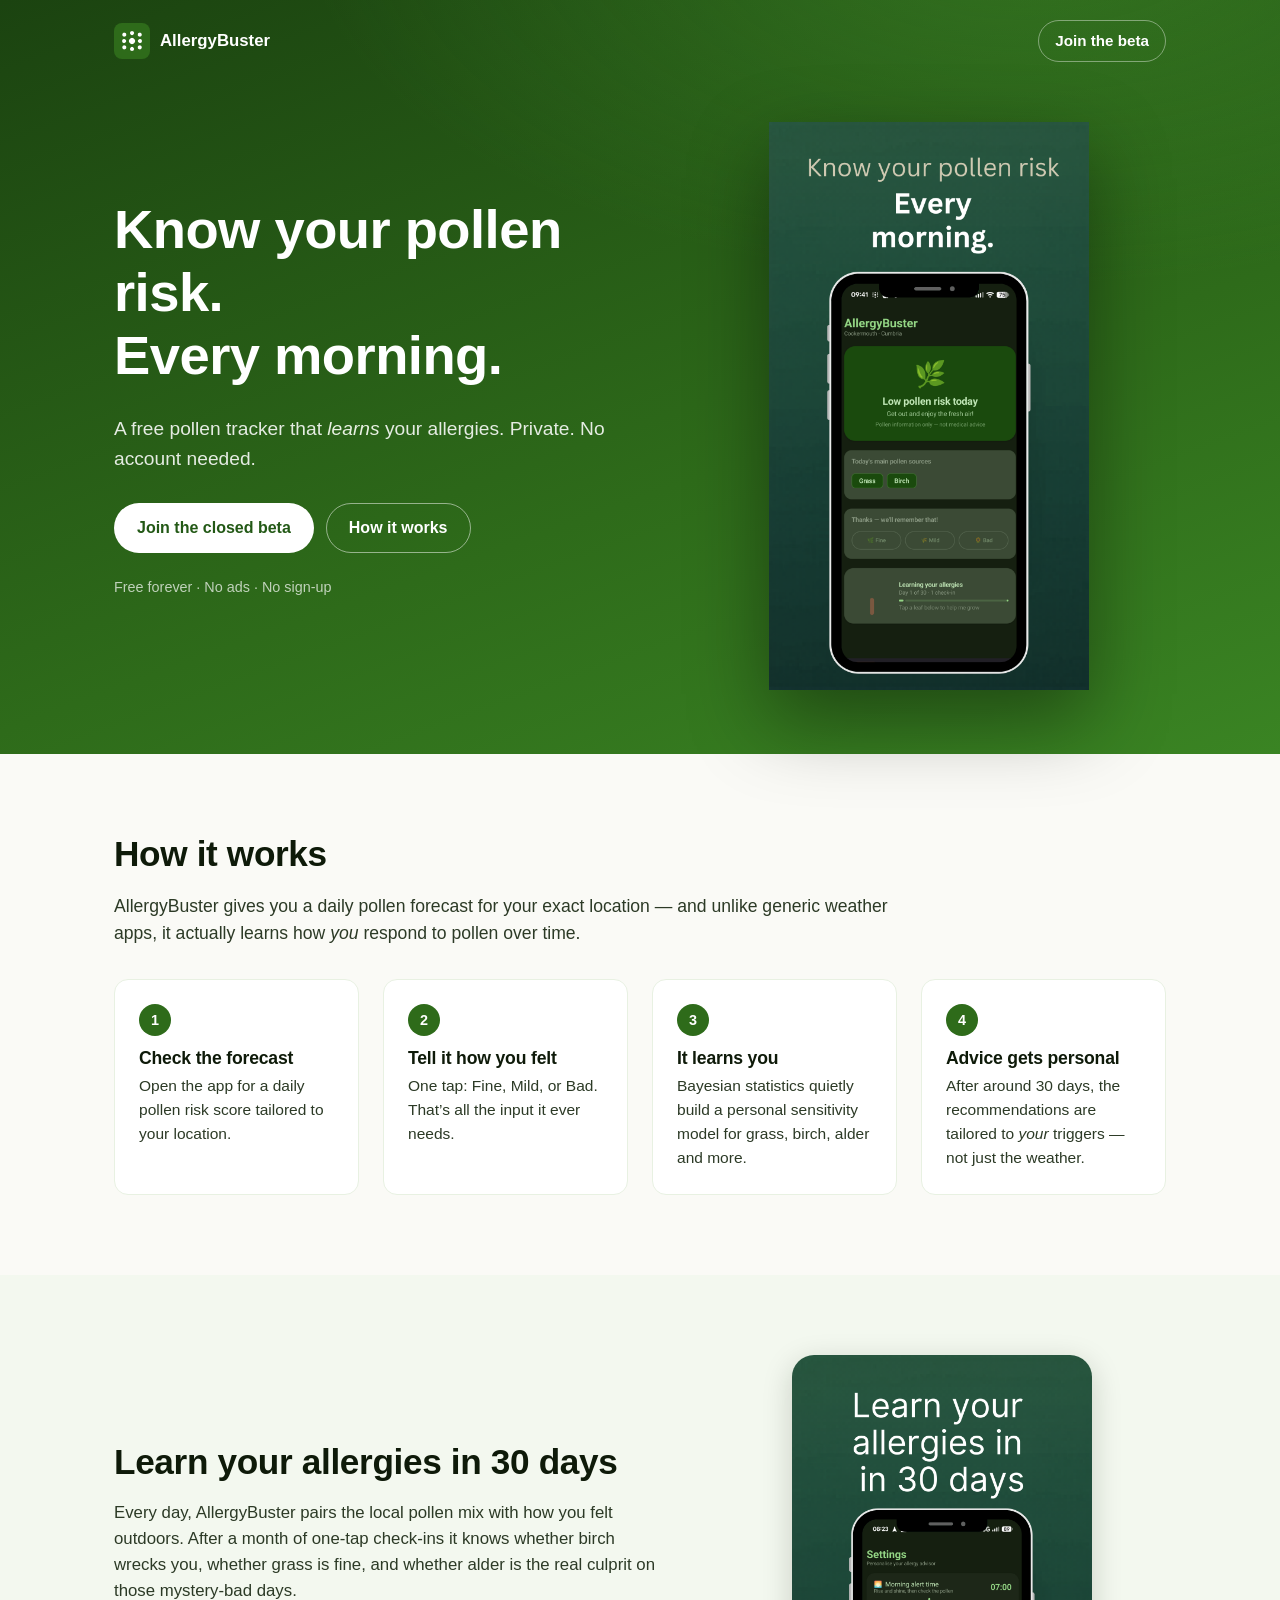
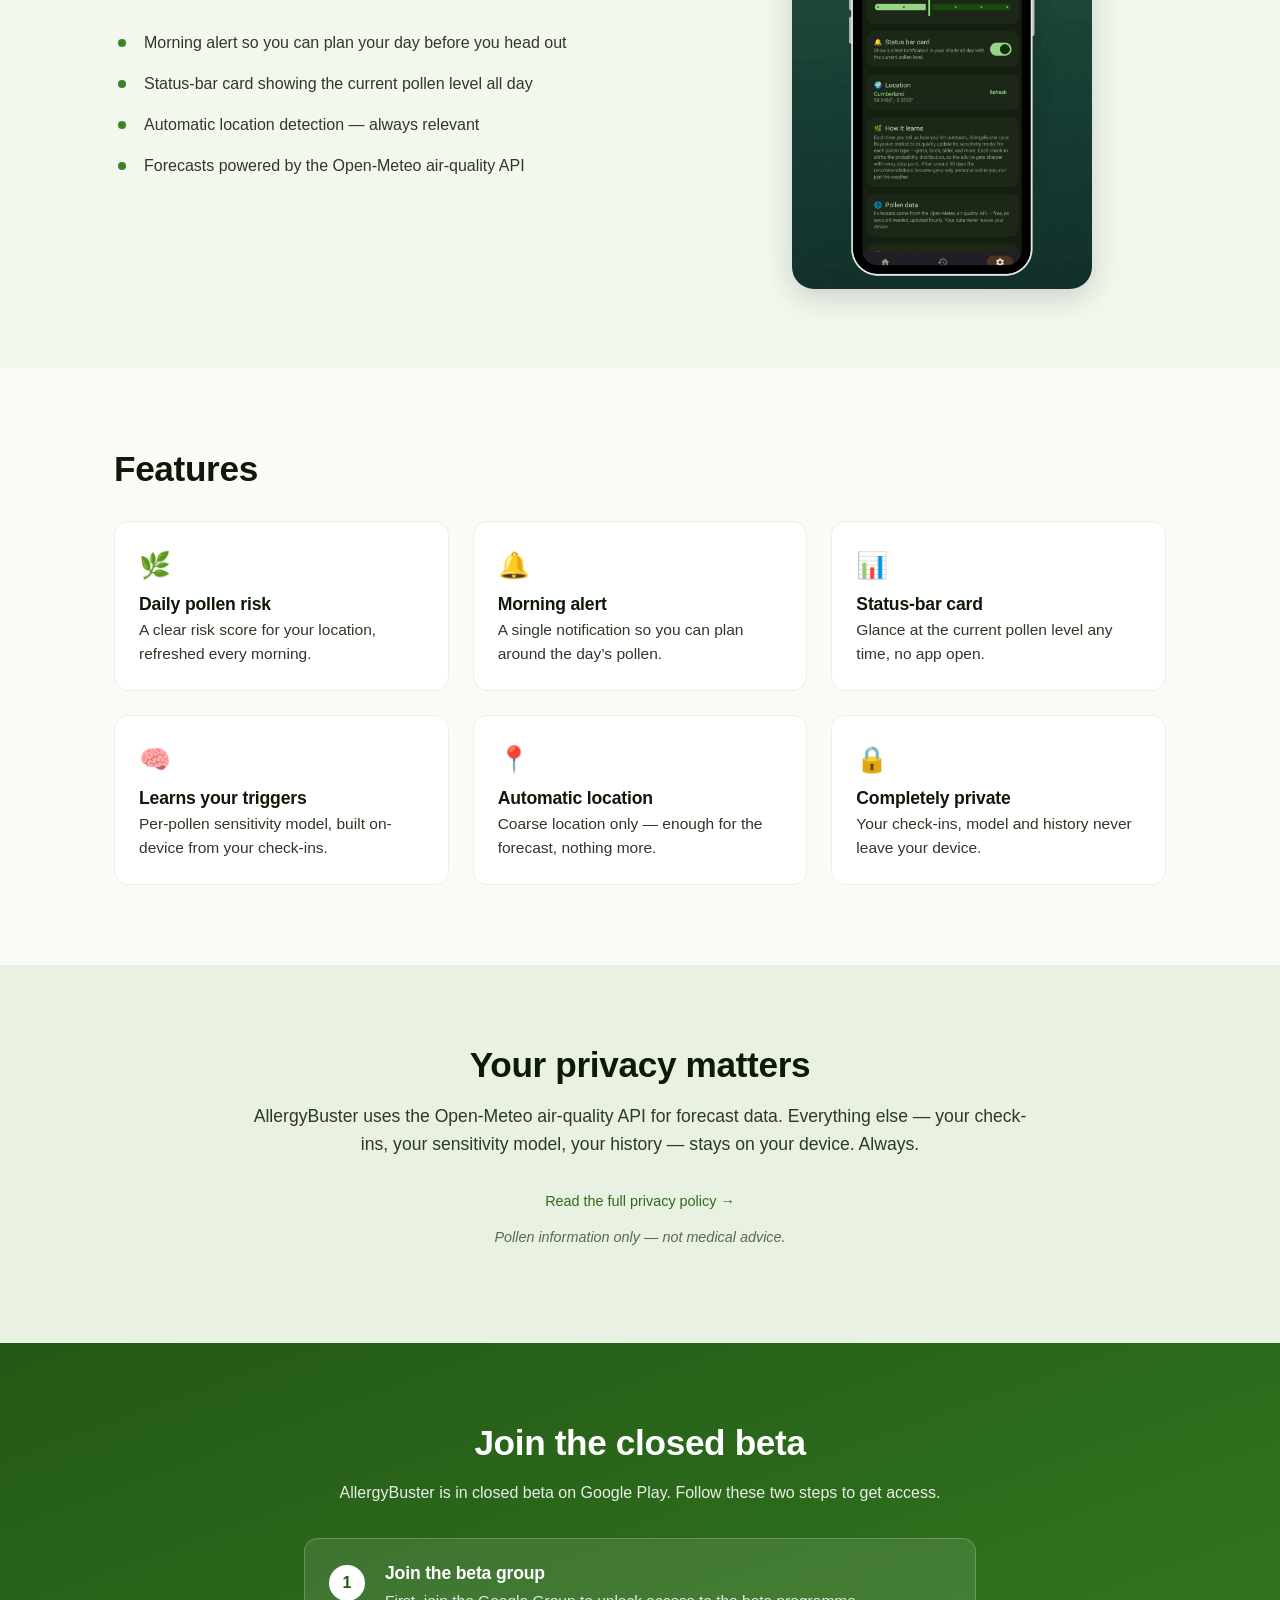
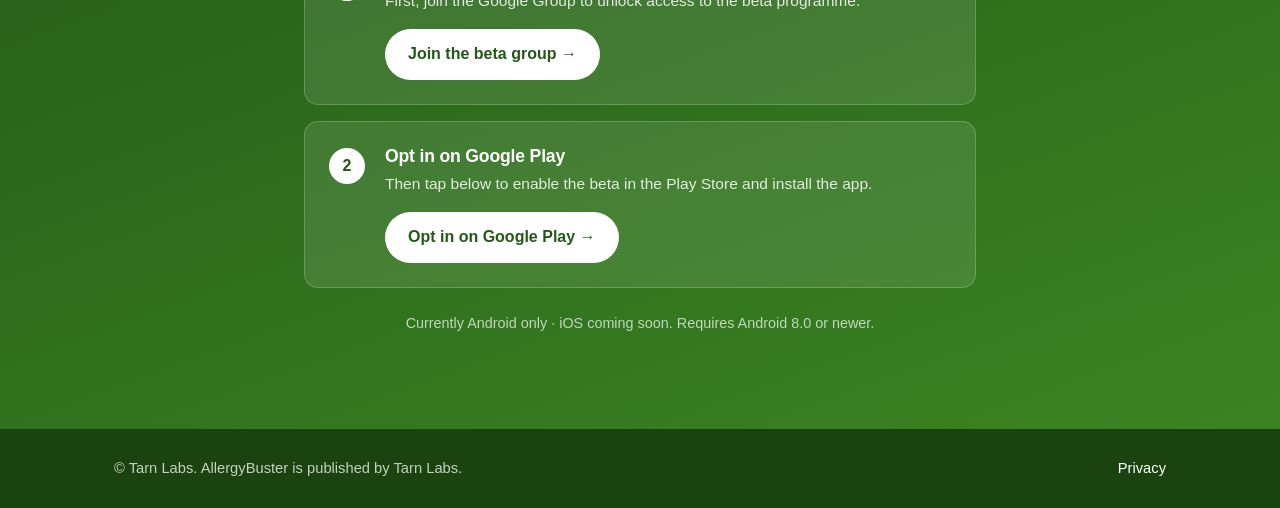
<file: docs/index.html>
<!doctype html>
<html lang="en">
<head>
  <meta charset="utf-8">
  <meta name="viewport" content="width=device-width, initial-scale=1">
  <title>AllergyBuster — A pollen tracker that learns your allergies</title>
  <meta name="description" content="Free pollen tracker that learns your allergies. Private. No account needed.">

  <meta property="og:title" content="AllergyBuster">
  <meta property="og:description" content="Free pollen tracker that learns your allergies. Private. No account needed.">
  <meta property="og:image" content="images/feature_graphic.png">
  <meta property="og:type" content="website">
  <meta name="twitter:card" content="summary_large_image">

  <link rel="icon" type="image/png" href="images/icon.png">
  <link rel="apple-touch-icon" href="images/icon.png">
  <link rel="stylesheet" href="style.css">
</head>
<body>

<header class="hero">
  <nav class="nav">
    <a class="brand" href="#top">
      <img src="images/icon.png" alt="" width="36" height="36">
      <span>AllergyBuster</span>
    </a>
    <a class="nav-cta" href="#beta">Join the beta</a>
  </nav>

  <div class="hero-inner" id="top">
    <div class="hero-copy">
      <h1>Know your pollen risk.<br>Every morning.</h1>
      <p class="lede">
        A free pollen tracker that <em>learns</em> your allergies.
        Private. No account needed.
      </p>
      <div class="hero-cta">
        <a class="btn btn-primary" href="#beta">Join the closed beta</a>
        <a class="btn btn-ghost" href="#how">How it works</a>
      </div>
      <p class="hero-meta">Free forever &middot; No ads &middot; No sign-up</p>
    </div>

    <div class="hero-art">
      <img src="images/screenshot-forecast.png"
           alt="AllergyBuster home screen showing today's pollen risk"
           loading="eager">
    </div>
  </div>
</header>

<main>

  <section class="section" id="how">
    <div class="container">
      <h2>How it works</h2>
      <p class="section-lede">
        AllergyBuster gives you a daily pollen forecast for your exact location &mdash;
        and unlike generic weather apps, it actually learns how <em>you</em> respond to pollen over time.
      </p>

      <ol class="steps">
        <li>
          <span class="step-num">1</span>
          <h3>Check the forecast</h3>
          <p>Open the app for a daily pollen risk score tailored to your location.</p>
        </li>
        <li>
          <span class="step-num">2</span>
          <h3>Tell it how you felt</h3>
          <p>One tap: Fine, Mild, or Bad. That&rsquo;s all the input it ever needs.</p>
        </li>
        <li>
          <span class="step-num">3</span>
          <h3>It learns you</h3>
          <p>Bayesian statistics quietly build a personal sensitivity model for grass, birch, alder and more.</p>
        </li>
        <li>
          <span class="step-num">4</span>
          <h3>Advice gets personal</h3>
          <p>After around 30 days, the recommendations are tailored to <em>your</em> triggers &mdash; not just the weather.</p>
        </li>
      </ol>
    </div>
  </section>

  <section class="section section-alt">
    <div class="container two-col">
      <div class="two-col-copy">
        <h2>Learn your allergies in 30 days</h2>
        <p>
          Every day, AllergyBuster pairs the local pollen mix with how you felt outdoors.
          After a month of one-tap check-ins it knows whether birch wrecks you, whether grass
          is fine, and whether alder is the real culprit on those mystery-bad days.
        </p>
        <ul class="feature-list">
          <li>Morning alert so you can plan your day before you head out</li>
          <li>Status-bar card showing the current pollen level all day</li>
          <li>Automatic location detection &mdash; always relevant</li>
          <li>Forecasts powered by the Open-Meteo air-quality API</li>
        </ul>
      </div>
      <div class="two-col-art">
        <img src="images/screenshot-settings.png"
             alt="AllergyBuster settings screen with morning alert, status-bar card and location"
             loading="lazy">
      </div>
    </div>
  </section>

  <section class="section" id="features">
    <div class="container">
      <h2>Features</h2>
      <div class="features">
        <div class="feature">
          <div class="feature-icon" aria-hidden="true">&#127807;</div>
          <h3>Daily pollen risk</h3>
          <p>A clear risk score for your location, refreshed every morning.</p>
        </div>
        <div class="feature">
          <div class="feature-icon" aria-hidden="true">&#128276;</div>
          <h3>Morning alert</h3>
          <p>A single notification so you can plan around the day&rsquo;s pollen.</p>
        </div>
        <div class="feature">
          <div class="feature-icon" aria-hidden="true">&#128202;</div>
          <h3>Status-bar card</h3>
          <p>Glance at the current pollen level any time, no app open.</p>
        </div>
        <div class="feature">
          <div class="feature-icon" aria-hidden="true">&#129504;</div>
          <h3>Learns your triggers</h3>
          <p>Per-pollen sensitivity model, built on-device from your check-ins.</p>
        </div>
        <div class="feature">
          <div class="feature-icon" aria-hidden="true">&#128205;</div>
          <h3>Automatic location</h3>
          <p>Coarse location only &mdash; enough for the forecast, nothing more.</p>
        </div>
        <div class="feature">
          <div class="feature-icon" aria-hidden="true">&#128274;</div>
          <h3>Completely private</h3>
          <p>Your check-ins, model and history never leave your device.</p>
        </div>
      </div>
    </div>
  </section>

  <section class="section section-privacy">
    <div class="container">
      <h2>Your privacy matters</h2>
      <p class="section-lede">
        AllergyBuster uses the Open-Meteo air-quality API for forecast data.
        Everything else &mdash; your check-ins, your sensitivity model, your history &mdash;
        stays on your device. Always.
      </p>
      <p class="fineprint">
        <a href="PRIVACY.html">Read the full privacy policy &rarr;</a>
      </p>
      <p class="fineprint disclaimer">
        Pollen information only &mdash; not medical advice.
      </p>
    </div>
  </section>

  <section class="section section-cta" id="beta">
    <div class="container container-narrow">
      <h2>Join the closed beta</h2>
      <p>
        AllergyBuster is in closed beta on Google Play. Follow these two steps to get access.
      </p>
      <ol class="beta-steps">
        <li class="beta-step">
          <span class="beta-step-num">1</span>
          <div class="beta-step-body">
            <h3>Join the beta group</h3>
            <p>First, join the Google Group to unlock access to the beta programme.</p>
            <a class="btn btn-primary"
               href="https://groups.google.com/u/0/g/allergybusterbeta"
               rel="noopener">
              Join the beta group &rarr;
            </a>
          </div>
        </li>
        <li class="beta-step">
          <span class="beta-step-num">2</span>
          <div class="beta-step-body">
            <h3>Opt in on Google Play</h3>
            <p>Then tap below to enable the beta in the Play Store and install the app.</p>
            <a class="btn btn-primary"
               href="https://play.google.com/apps/testing/com.tarnlabs.allergybuster"
               rel="noopener">
              Opt in on Google Play &rarr;
            </a>
          </div>
        </li>
      </ol>
      <p class="fineprint">
        Currently Android only &middot; iOS coming soon. Requires Android 8.0 or newer.
      </p>
    </div>
  </section>

</main>

<footer class="footer">
  <div class="container footer-inner">
    <p>&copy; Tarn Labs. AllergyBuster is published by Tarn Labs.</p>
    <ul class="footer-links">
      <li><a href="PRIVACY.html">Privacy</a></li>
    </ul>
  </div>
</footer>

</body>
</html>
</file>
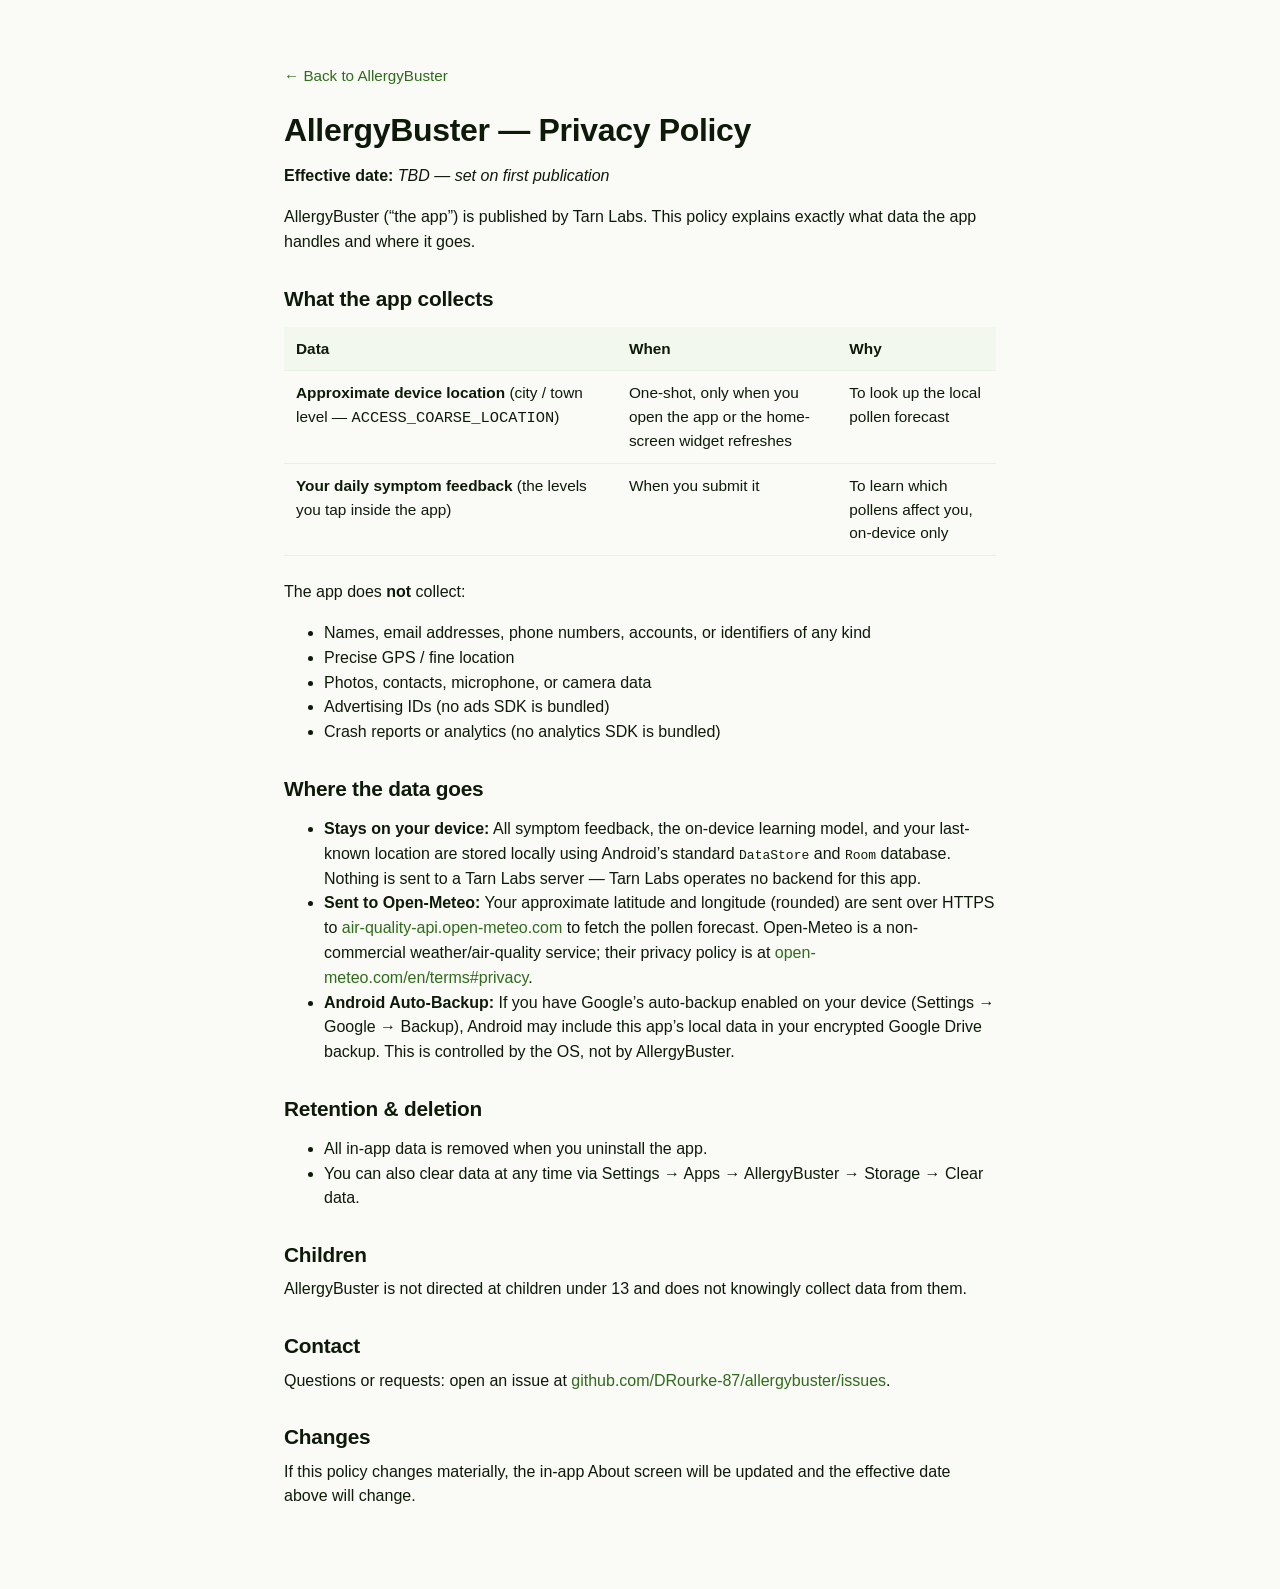
<file: docs/PRIVACY.html>
<!doctype html>
<html lang="en">
<head>
  <meta charset="utf-8">
  <meta name="viewport" content="width=device-width, initial-scale=1">
  <title>Privacy Policy &mdash; AllergyBuster</title>
  <meta name="description" content="What AllergyBuster collects, where it goes, and how to delete it.">
  <link rel="icon" type="image/png" href="images/icon.png">
  <link rel="stylesheet" href="style.css">
</head>
<body>

<article class="doc">
  <a class="doc-back" href="./">&larr; Back to AllergyBuster</a>

  <h1>AllergyBuster &mdash; Privacy Policy</h1>
  <p><strong>Effective date:</strong> <em>TBD &mdash; set on first publication</em></p>

  <p>
    AllergyBuster (&ldquo;the app&rdquo;) is published by Tarn Labs. This policy explains
    exactly what data the app handles and where it goes.
  </p>

  <h2>What the app collects</h2>
  <table>
    <thead>
      <tr><th>Data</th><th>When</th><th>Why</th></tr>
    </thead>
    <tbody>
      <tr>
        <td><strong>Approximate device location</strong> (city / town level &mdash; <code>ACCESS_COARSE_LOCATION</code>)</td>
        <td>One-shot, only when you open the app or the home-screen widget refreshes</td>
        <td>To look up the local pollen forecast</td>
      </tr>
      <tr>
        <td><strong>Your daily symptom feedback</strong> (the levels you tap inside the app)</td>
        <td>When you submit it</td>
        <td>To learn which pollens affect you, on-device only</td>
      </tr>
    </tbody>
  </table>

  <p>The app does <strong>not</strong> collect:</p>
  <ul>
    <li>Names, email addresses, phone numbers, accounts, or identifiers of any kind</li>
    <li>Precise GPS / fine location</li>
    <li>Photos, contacts, microphone, or camera data</li>
    <li>Advertising IDs (no ads SDK is bundled)</li>
    <li>Crash reports or analytics (no analytics SDK is bundled)</li>
  </ul>

  <h2>Where the data goes</h2>
  <ul>
    <li>
      <strong>Stays on your device:</strong> All symptom feedback, the on-device learning
      model, and your last-known location are stored locally using Android&rsquo;s standard
      <code>DataStore</code> and <code>Room</code> database. Nothing is sent to a Tarn Labs
      server &mdash; Tarn Labs operates no backend for this app.
    </li>
    <li>
      <strong>Sent to Open-Meteo:</strong> Your approximate latitude and longitude (rounded)
      are sent over HTTPS to
      <a href="https://air-quality-api.open-meteo.com/" rel="noopener">air-quality-api.open-meteo.com</a>
      to fetch the pollen forecast. Open-Meteo is a non-commercial weather/air-quality
      service; their privacy policy is at
      <a href="https://open-meteo.com/en/terms#privacy" rel="noopener">open-meteo.com/en/terms#privacy</a>.
    </li>
    <li>
      <strong>Android Auto-Backup:</strong> If you have Google&rsquo;s auto-backup enabled on
      your device (Settings &rarr; Google &rarr; Backup), Android may include this app&rsquo;s
      local data in your encrypted Google Drive backup. This is controlled by the OS,
      not by AllergyBuster.
    </li>
  </ul>

  <h2>Retention &amp; deletion</h2>
  <ul>
    <li>All in-app data is removed when you uninstall the app.</li>
    <li>You can also clear data at any time via Settings &rarr; Apps &rarr; AllergyBuster &rarr; Storage &rarr; Clear data.</li>
  </ul>

  <h2>Children</h2>
  <p>
    AllergyBuster is not directed at children under 13 and does not knowingly collect
    data from them.
  </p>

  <h2>Contact</h2>
  <p>
    Questions or requests: open an issue at
    <a href="https://github.com/DRourke-87/allergybuster/issues" rel="noopener">github.com/DRourke-87/allergybuster/issues</a>.
  </p>

  <h2>Changes</h2>
  <p>
    If this policy changes materially, the in-app About screen will be updated and
    the effective date above will change.
  </p>
</article>

</body>
</html>
</file>
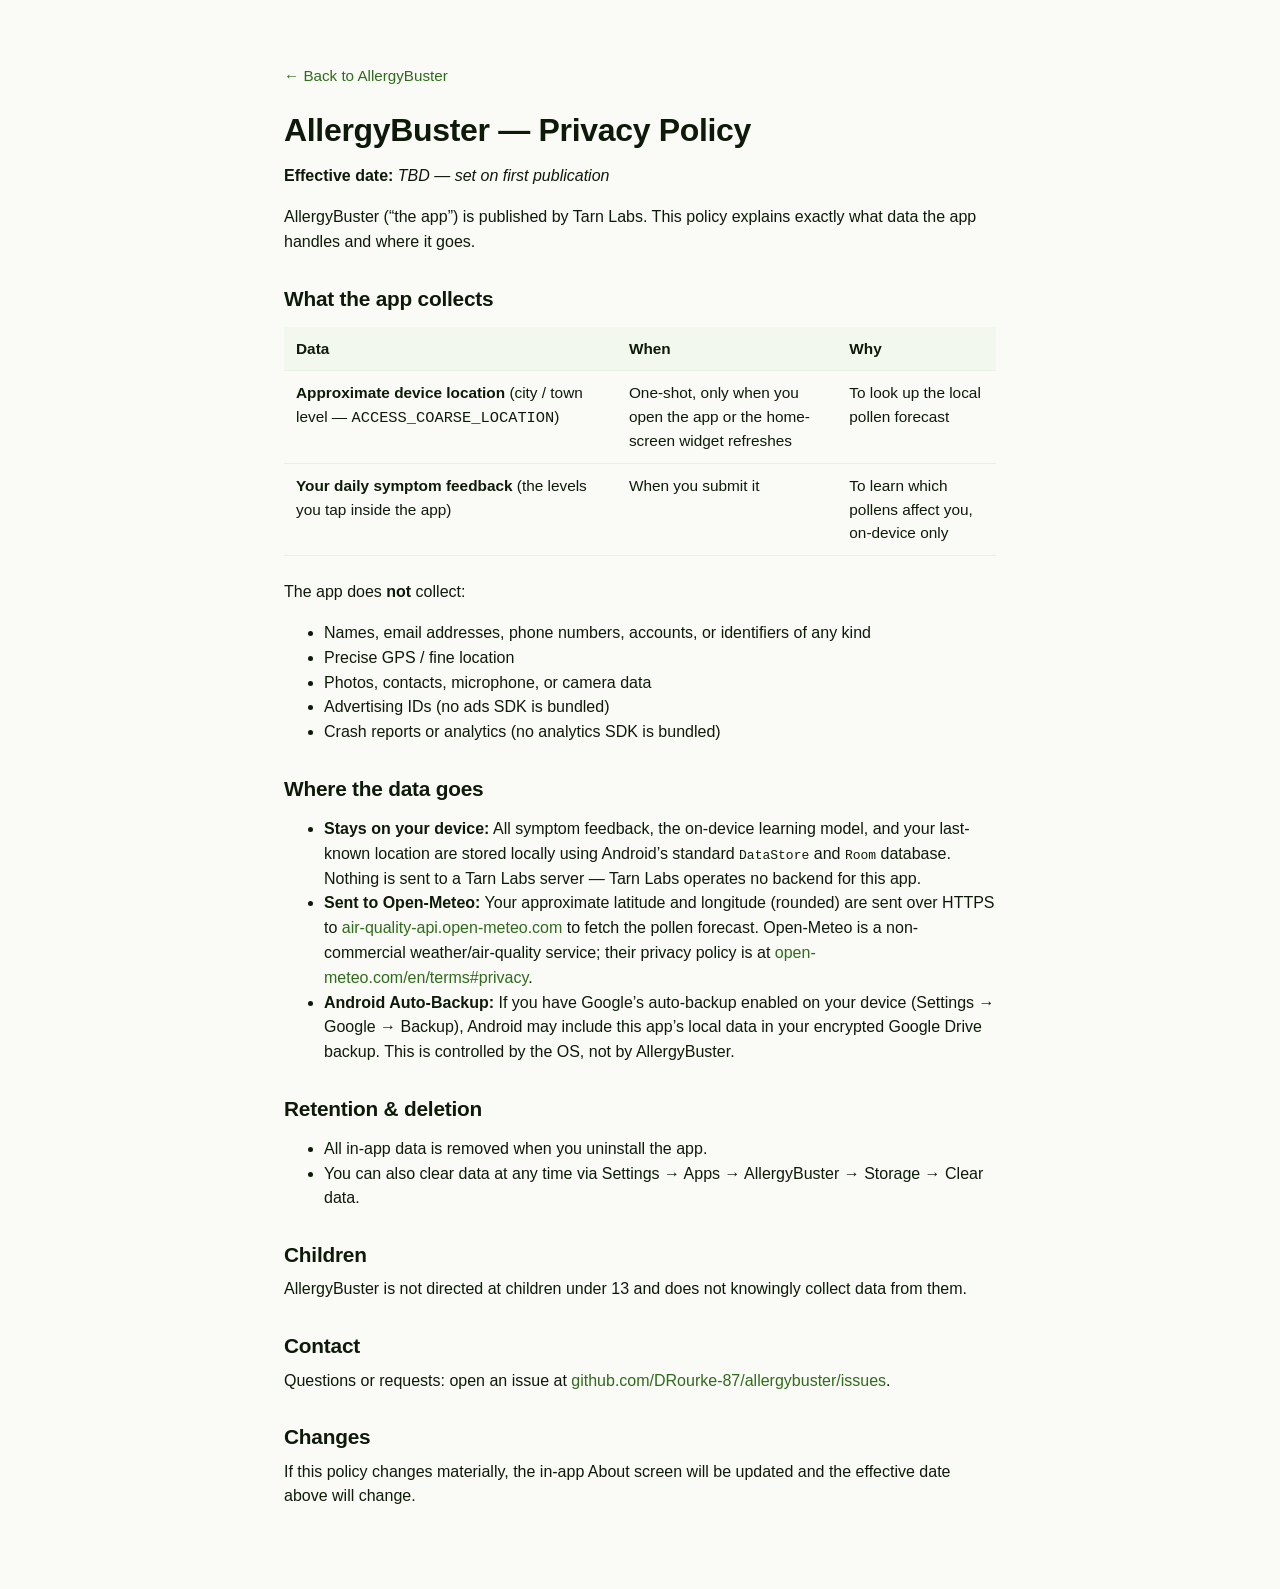
<file: docs/privacy.html>
<!doctype html>
<html lang="en">
<head>
  <meta charset="utf-8">
  <meta name="viewport" content="width=device-width, initial-scale=1">
  <title>Privacy Policy &mdash; AllergyBuster</title>
  <meta name="description" content="What AllergyBuster collects, where it goes, and how to delete it.">
  <link rel="icon" type="image/png" href="images/icon.png">
  <link rel="stylesheet" href="style.css">
</head>
<body>

<article class="doc">
  <a class="doc-back" href="index.html">&larr; Back to AllergyBuster</a>

  <h1>AllergyBuster &mdash; Privacy Policy</h1>
  <p><strong>Effective date:</strong> <em>TBD &mdash; set on first publication</em></p>

  <p>
    AllergyBuster (&ldquo;the app&rdquo;) is published by Tarn Labs. This policy explains
    exactly what data the app handles and where it goes.
  </p>

  <h2>What the app collects</h2>
  <table>
    <thead>
      <tr><th>Data</th><th>When</th><th>Why</th></tr>
    </thead>
    <tbody>
      <tr>
        <td><strong>Approximate device location</strong> (city / town level &mdash; <code>ACCESS_COARSE_LOCATION</code>)</td>
        <td>One-shot, only when you open the app or the home-screen widget refreshes</td>
        <td>To look up the local pollen forecast</td>
      </tr>
      <tr>
        <td><strong>Your daily symptom feedback</strong> (the levels you tap inside the app)</td>
        <td>When you submit it</td>
        <td>To learn which pollens affect you, on-device only</td>
      </tr>
    </tbody>
  </table>

  <p>The app does <strong>not</strong> collect:</p>
  <ul>
    <li>Names, email addresses, phone numbers, accounts, or identifiers of any kind</li>
    <li>Precise GPS / fine location</li>
    <li>Photos, contacts, microphone, or camera data</li>
    <li>Advertising IDs (no ads SDK is bundled)</li>
    <li>Crash reports or analytics (no analytics SDK is bundled)</li>
  </ul>

  <h2>Where the data goes</h2>
  <ul>
    <li>
      <strong>Stays on your device:</strong> All symptom feedback, the on-device learning
      model, and your last-known location are stored locally using Android&rsquo;s standard
      <code>DataStore</code> and <code>Room</code> database. Nothing is sent to a Tarn Labs
      server &mdash; Tarn Labs operates no backend for this app.
    </li>
    <li>
      <strong>Sent to Open-Meteo:</strong> Your approximate latitude and longitude (rounded)
      are sent over HTTPS to
      <a href="https://air-quality-api.open-meteo.com/" rel="noopener">air-quality-api.open-meteo.com</a>
      to fetch the pollen forecast. Open-Meteo is a non-commercial weather/air-quality
      service; their privacy policy is at
      <a href="https://open-meteo.com/en/terms#privacy" rel="noopener">open-meteo.com/en/terms#privacy</a>.
    </li>
    <li>
      <strong>Android Auto-Backup:</strong> If you have Google&rsquo;s auto-backup enabled on
      your device (Settings &rarr; Google &rarr; Backup), Android may include this app&rsquo;s
      local data in your encrypted Google Drive backup. This is controlled by the OS,
      not by AllergyBuster.
    </li>
  </ul>

  <h2>Retention &amp; deletion</h2>
  <ul>
    <li>All in-app data is removed when you uninstall the app.</li>
    <li>You can also clear data at any time via Settings &rarr; Apps &rarr; AllergyBuster &rarr; Storage &rarr; Clear data.</li>
  </ul>

  <h2>Children</h2>
  <p>
    AllergyBuster is not directed at children under 13 and does not knowingly collect
    data from them.
  </p>

  <h2>Contact</h2>
  <p>
    Questions or requests: open an issue at
    <a href="https://github.com/DRourke-87/allergybuster/issues" rel="noopener">github.com/DRourke-87/allergybuster/issues</a>.
  </p>

  <h2>Changes</h2>
  <p>
    If this policy changes materially, the in-app About screen will be updated and
    the effective date above will change.
  </p>
</article>

</body>
</html>
</file>
<file: docs/style.css>
/* AllergyBuster landing page */

:root {
  --green-900: #1b4310;
  --green-800: #235916;
  --green-700: #2e6b1a;
  --green-600: #3a8423;
  --green-500: #4ea534;
  --green-100: #e8f1e2;
  --green-50:  #f3f8ef;
  --ink-900:   #0e1a09;
  --ink-700:   #2c3a26;
  --ink-500:   #5a6a52;
  --ink-300:   #aab3a4;
  --cream:     #fafaf6;
  --white:     #ffffff;
  --radius:    14px;
  --shadow:    0 8px 30px rgba(14, 26, 9, 0.18);
  --maxw:      1100px;
  --font:      -apple-system, BlinkMacSystemFont, "Segoe UI", Roboto, "Helvetica Neue", Arial, sans-serif;
}

* { box-sizing: border-box; }

html, body {
  margin: 0;
  padding: 0;
  font-family: var(--font);
  color: var(--ink-900);
  background: var(--cream);
  line-height: 1.55;
  -webkit-font-smoothing: antialiased;
  text-rendering: optimizeLegibility;
}

img { max-width: 100%; height: auto; display: block; }

a { color: var(--green-700); text-decoration: none; }
a:hover { text-decoration: underline; }

h1, h2, h3 {
  font-weight: 700;
  line-height: 1.15;
  margin: 0 0 0.5em;
  color: var(--ink-900);
  letter-spacing: -0.01em;
}

h1 { font-size: clamp(2.1rem, 4.5vw, 3.4rem); }
h2 { font-size: clamp(1.6rem, 3vw, 2.2rem); }
h3 { font-size: 1.1rem; }

p { margin: 0 0 1em; }

.container {
  max-width: var(--maxw);
  margin: 0 auto;
  padding: 0 24px;
}
.container-narrow { max-width: 720px; }

/* ---------- Hero ---------- */

.hero {
  background:
    radial-gradient(1200px 600px at 80% -10%, rgba(78, 165, 52, 0.35), transparent 60%),
    linear-gradient(160deg, var(--green-900) 0%, var(--green-700) 60%, var(--green-600) 100%);
  color: var(--white);
  padding-bottom: 64px;
}

.nav {
  max-width: var(--maxw);
  margin: 0 auto;
  padding: 20px 24px;
  display: flex;
  align-items: center;
  justify-content: space-between;
}

.brand {
  color: var(--white);
  font-weight: 700;
  display: inline-flex;
  align-items: center;
  gap: 10px;
  font-size: 1.05rem;
}
.brand img { border-radius: 8px; }
.brand:hover { text-decoration: none; }

.nav-cta {
  color: var(--white);
  border: 1px solid rgba(255,255,255,0.4);
  padding: 8px 16px;
  border-radius: 999px;
  font-weight: 600;
  font-size: 0.95rem;
  transition: background 0.15s ease;
}
.nav-cta:hover { background: rgba(255,255,255,0.12); text-decoration: none; }

.hero-inner {
  max-width: var(--maxw);
  margin: 0 auto;
  padding: 40px 24px 0;
  display: grid;
  grid-template-columns: 1.05fr 0.95fr;
  gap: 56px;
  align-items: center;
}

.hero-copy h1 { color: var(--white); }
.hero-copy em { font-style: italic; color: var(--green-100); }

.lede {
  font-size: 1.2rem;
  color: rgba(255,255,255,0.88);
  margin-top: 1rem;
  margin-bottom: 1.8rem;
  max-width: 32em;
}

.hero-cta {
  display: flex;
  flex-wrap: wrap;
  gap: 12px;
}

.hero-meta {
  margin-top: 1.4rem;
  font-size: 0.9rem;
  color: rgba(255,255,255,0.7);
}

.hero-art img {
  max-width: 320px;
  margin: 0 auto;
  filter: drop-shadow(0 30px 40px rgba(0,0,0,0.4));
}

/* ---------- Buttons ---------- */

.btn {
  display: inline-block;
  font-weight: 600;
  font-size: 1rem;
  padding: 12px 22px;
  border-radius: 999px;
  border: 1px solid transparent;
  transition: transform 0.05s ease, background 0.15s ease, border-color 0.15s ease;
  white-space: nowrap;
}
.btn:hover { text-decoration: none; transform: translateY(-1px); }
.btn:active { transform: translateY(0); }

.btn-primary {
  background: var(--white);
  color: var(--green-800);
}
.btn-primary:hover { background: var(--green-50); }

.btn-ghost {
  background: transparent;
  color: var(--white);
  border-color: rgba(255,255,255,0.5);
}
.btn-ghost:hover { background: rgba(255,255,255,0.1); }

.btn-large { padding: 16px 30px; font-size: 1.05rem; }

.btn-disabled {
  opacity: 0.5;
  cursor: default;
  pointer-events: none;
}

/* ---------- Sections ---------- */

.section {
  padding: 80px 0;
}
.section-alt {
  background: var(--green-50);
}
.section-privacy {
  background: var(--green-100);
  text-align: center;
}
.section-cta {
  background: linear-gradient(160deg, var(--green-800), var(--green-600));
  color: var(--white);
  text-align: center;
}
.section-cta h2 { color: var(--white); }
.section-cta p { color: rgba(255,255,255,0.9); }
.section-cta .fineprint { color: rgba(255,255,255,0.7); }

.section-lede {
  font-size: 1.1rem;
  color: var(--ink-700);
  max-width: 44em;
  margin-bottom: 2rem;
}
.section-privacy .section-lede {
  margin-left: auto;
  margin-right: auto;
}

/* ---------- Steps ---------- */

.steps {
  list-style: none;
  padding: 0;
  margin: 32px 0 0;
  display: grid;
  grid-template-columns: repeat(4, 1fr);
  gap: 24px;
}
.steps li {
  background: var(--white);
  border-radius: var(--radius);
  padding: 24px;
  border: 1px solid var(--green-100);
}
.step-num {
  display: inline-flex;
  align-items: center;
  justify-content: center;
  width: 32px;
  height: 32px;
  border-radius: 50%;
  background: var(--green-700);
  color: var(--white);
  font-weight: 700;
  font-size: 0.9rem;
  margin-bottom: 12px;
}
.steps h3 { margin-bottom: 6px; }
.steps p { color: var(--ink-700); margin-bottom: 0; font-size: 0.97rem; }

/* ---------- Two-col ---------- */

.two-col {
  display: grid;
  grid-template-columns: 1.1fr 0.9fr;
  gap: 56px;
  align-items: center;
}
.two-col-copy p { color: var(--ink-700); font-size: 1.05rem; }
.two-col-art img {
  max-width: 300px;
  margin: 0 auto;
  border-radius: 22px;
  box-shadow: var(--shadow);
}

.feature-list {
  padding-left: 0;
  list-style: none;
  margin-top: 1.2rem;
}
.feature-list li {
  position: relative;
  padding: 8px 0 8px 30px;
  color: var(--ink-700);
}
.feature-list li::before {
  content: "";
  position: absolute;
  left: 4px;
  top: 16px;
  width: 8px;
  height: 8px;
  border-radius: 50%;
  background: var(--green-600);
}

/* ---------- Features grid ---------- */

.features {
  display: grid;
  grid-template-columns: repeat(3, 1fr);
  gap: 24px;
  margin-top: 32px;
}
.feature {
  background: var(--white);
  border-radius: var(--radius);
  padding: 24px;
  border: 1px solid var(--green-100);
}
.feature-icon {
  font-size: 1.6rem;
  margin-bottom: 8px;
}
.feature h3 { margin-bottom: 4px; }
.feature p { color: var(--ink-700); margin-bottom: 0; font-size: 0.97rem; }

/* ---------- CTA ---------- */

.cta-buttons {
  margin: 32px 0 12px;
}

.fineprint {
  font-size: 0.9rem;
  color: var(--ink-500);
}
.disclaimer { font-style: italic; margin-top: 8px; }

/* ---------- Footer ---------- */

.footer {
  background: var(--green-900);
  color: rgba(255,255,255,0.75);
  padding: 28px 0;
  font-size: 0.92rem;
}
.footer a { color: var(--white); }
.footer-inner {
  display: flex;
  flex-wrap: wrap;
  gap: 12px 24px;
  justify-content: space-between;
  align-items: center;
}
.footer p { margin: 0; }
.footer-links {
  list-style: none;
  display: flex;
  gap: 20px;
  margin: 0;
  padding: 0;
}

/* ---------- Privacy page ---------- */

.doc {
  max-width: 760px;
  margin: 0 auto;
  padding: 64px 24px;
}
.doc h1 { font-size: 2rem; }
.doc h2 {
  font-size: 1.3rem;
  margin-top: 2rem;
}
.doc table {
  width: 100%;
  border-collapse: collapse;
  margin: 1rem 0 1.5rem;
  font-size: 0.96rem;
}
.doc th, .doc td {
  text-align: left;
  padding: 10px 12px;
  border-bottom: 1px solid var(--green-100);
  vertical-align: top;
}
.doc th { background: var(--green-50); }
.doc-back {
  display: inline-flex;
  align-items: center;
  gap: 6px;
  margin-bottom: 24px;
  font-size: 0.95rem;
}

/* ---------- Beta steps ---------- */

.beta-steps {
  list-style: none;
  padding: 0;
  margin: 32px 0 24px;
  display: flex;
  flex-direction: column;
  gap: 16px;
  text-align: left;
}

.beta-step {
  display: flex;
  gap: 20px;
  align-items: flex-start;
  background: rgba(255,255,255,0.1);
  border: 1px solid rgba(255,255,255,0.2);
  border-radius: var(--radius);
  padding: 24px;
}

.beta-step-num {
  display: inline-flex;
  align-items: center;
  justify-content: center;
  width: 36px;
  height: 36px;
  border-radius: 50%;
  background: var(--white);
  color: var(--green-800);
  font-weight: 700;
  font-size: 1rem;
  flex-shrink: 0;
  margin-top: 2px;
}

.beta-step-body h3 {
  color: var(--white);
  margin-bottom: 6px;
}

.beta-step-body p {
  color: rgba(255,255,255,0.85);
  font-size: 0.97rem;
  margin-bottom: 16px;
}

/* ---------- Responsive ---------- */

@media (max-width: 880px) {
  .hero-inner {
    grid-template-columns: 1fr;
    gap: 32px;
    padding-top: 24px;
  }
  .hero-art img { max-width: 260px; }

  .two-col {
    grid-template-columns: 1fr;
    gap: 32px;
  }
  .two-col-art { order: -1; }
  .two-col-art img { max-width: 240px; }

  .steps { grid-template-columns: repeat(2, 1fr); }
  .features { grid-template-columns: repeat(2, 1fr); }

  .section { padding: 56px 0; }
}

@media (max-width: 520px) {
  .steps { grid-template-columns: 1fr; }
  .features { grid-template-columns: 1fr; }
  .nav-cta { display: none; }
  .hero-cta .btn { flex: 1; text-align: center; }
}
</file>
